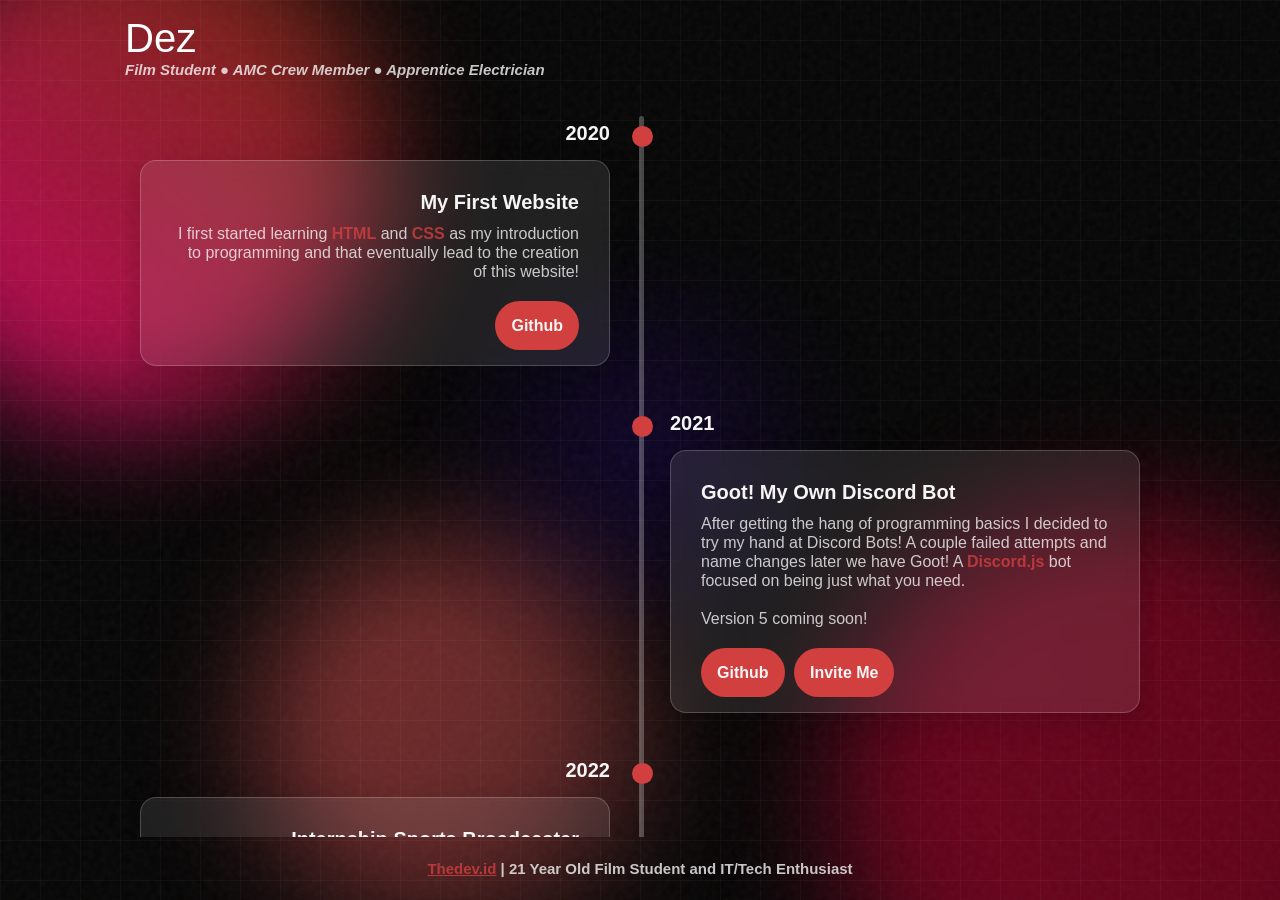
<file: index.html>
<!DOCTYPE html>
<html lang="en">

<head>
    <meta charset="UTF-8">
    <meta name="viewport" content="width=device-width, initial-scale=1.0">
    <title>Hi, I'am Dez!</title>
    <link rel="stylesheet" href="main.css">
    <meta property="og:site_name" content="Goose.thedev.id">
    <meta name="theme-color" content="#d13f3f">
    <meta property="og:title" content="Hi, I'm Dez!" />
</head>

<body>
    <div class="main-content">
        <header>
            <h1>Dez</h1>
            <p>Film Student ● AMC Crew Member ● Apprentice Electrician</p>
        </header>
        <main>
            <div class="timeline-section">
                <div class="timeline-items">
                    <div class="timeline-item">
                        <div class="timeline-dot"></div>
                        <div class="timeline-date">2020</div>
                        <div class="timeline-content">
                            <h3>My First Website</h3>
                            <p>I first started learning <span>HTML</span> and <span>CSS</span> as my introduction to programming and that eventually lead to the creation of this website!</p>
                            <br>
                            <br>
                            <a href="https://github.com/scalgoon/scalgoon.github.io">Github</a>
                        </div>
                    </div>
                    <div class="timeline-item">
                        <div class="timeline-dot"></div>
                        <div class="timeline-date">2021</div>
                        <div class="timeline-content">
                            <h3>Goot! My Own Discord Bot</h3>
                            <p>After getting the hang of programming basics I decided to try my hand at Discord Bots! A couple failed attempts and name changes later we have Goot! A <span>Discord.js</span> bot focused on being just what you need.<br><br>Version 5 coming soon!</p>
                            <br>
                            <br>
                            <a href="https://github.com/scalgoon/Goot">Github</a>
                            <a href="https://github.com/scalgoon/Goot" style="margin-left: 5px;">Invite Me</a>
                        </div>
                    </div>
                    <div class="timeline-item">
                        <div class="timeline-dot"></div>
                        <div class="timeline-date">2022</div>
                        <div class="timeline-content">
                            <h3>Internship Sports Broadcaster</h3>
                            <p>I was an Intern Camera Operator filming high-school football for Woodforest Bank Stadium.</p>
                        </div>
                    </div>
                    <div class="timeline-item">
                        <div class="timeline-dot"></div>
                        <div class="timeline-date">2022</div>
                        <div class="timeline-content">
                            <h3>Videodeck</h3>
                            <p>An outdated NodeJS/Bash video import system I created for my school's A/V media server!</p>
                            <br>
                            <br>
                            <a href="https://github.com/scalgoon/videodeck">Github</a>
                        </div>
                    </div>
                    <div class="timeline-item">
                        <div class="timeline-dot"></div>
                        <div class="timeline-date">2022</div>
                        <div class="timeline-content">
                            <h3>Dozdezdaz</h3>
                            <p>A restart of my Youtube journey filming gaming videos and guitar covers!</p>
                            <br>
                            <br>
                            <a href="https://www.youtube.com/@dozdezdaz">My Channel</a>
                        </div>
                    </div>
                    <div class="timeline-item">
                        <div class="timeline-dot"></div>
                        <div class="timeline-date">2023 - 2024</div>
                        <div class="timeline-content">
                            <h3>Adobe Certifications</h3>
                            <p>I became certified in Adobe's <span>Premiere Pro</span> and <span>After Effects</span> suite of software during my time as the main editor for my school's news program!<br><br>Later earning my Adobe Video Design Professional certificate.</p>
                        </div>
                    </div>
                    <div class="timeline-item">
                        <div class="timeline-dot"></div>
                        <div class="timeline-date">2024</div>
                        <div class="timeline-content">
                            <h3>Podcast Audio Engineer</h3>
                            <p>Because of my experience designing and wiring up my schools A/V Production Studio I was picked to be the <span>Audio Engineer</span> for my school's Superintendent's news podcast!</p>
                        </div>
                    </div>
                    <div class="timeline-item">
                        <div class="timeline-dot"></div>
                        <div class="timeline-date">2024</div>
                        <div class="timeline-content">
                            <h3>Graduating High-School!</h3>
                            <p>I graduated my high-school with a 3.6 GPA and the experience of being the <span>Main Editor</span> and <span>Project Manager</span> for 2 High-School News Programs!<br><br>I was the <span>Camera Operator</span>, <span>Director</span>, and <span>Replay Tech</span> for my school's football stadium and later earned an Excellence Award in Audio/Video Production.</p>
                        </div>
                    </div>
                    <div class="timeline-item">
                        <div class="timeline-dot"></div>
                        <div class="timeline-date">2024</div>
                        <div class="timeline-content">
                            <h3>AMC Theater's Crew Member</h3>
                            <p>After graduating high-school I landed my first job in AMC as an Usher and Concession crew member!</p>
                        </div>
                    </div>
                    <div class="timeline-item">
                        <div class="timeline-dot"></div>
                        <div class="timeline-date">2025</div>
                        <div class="timeline-content">
                            <h3>College - Electrical Advanced Certificate</h3>
                            <p>During months of trial and error I settled on a new path in my life studying to be an Commerical and Industrial Electrician.<br><br>I am now an <span>Electrician Apprentice</span> for my college!</p>
                        </div>
                    </div>
                </div>
            </div>
        </main>
        <footer><a href="https://thedev.id/">Thedev.id</a> | 21 Year Old Film Student and IT/Tech Enthusiast</footer>
    </div>

    <div class="gradient-background">
        <div class="gradient-sphere sphere-1"></div>
        <div class="gradient-sphere sphere-2"></div>
        <div class="gradient-sphere sphere-3"></div>
        <div class="glow"></div>
        <div class="grid-overlay"></div>
        <div class="noise-overlay"></div>
    </div>

    <script src="./js/main.js"></script>
</body>

</html>
</file>
<file: main.css>
* {
           margin: 0;
           padding: 0;
           box-sizing: border-box;
           font-family: 'Inter', 'Helvetica Neue', sans-serif;

           --bg-color: #d13f3f;
           --bg-color-hover: #a42828;
       }

       body {
           min-height: 100vh;
           height: 100vh;
           display: flex;
           background-color: #050505;
           overflow: hidden;
           align-items: center;
           justify-content: center;
       }

       /* main content */

       header {
           height: 5rem;
           padding: 1rem;
       }

       header h1 {
           font-size: 40px;
           font-weight: lighter;
           color: white;
       }

       header p {
           font-size: 15px;
           font-style: italic;
           color: whitesmoke;
           font-weight: bolder;
           opacity: 0.8;
       }

       main {
           flex: 1;
           padding: 1rem;
           height: 85vh;
           margin-top: 10px;
       }

       .timeline-section {
           height: 99%;
           overflow-y: scroll;
           padding: 10px 15px;
           -ms-overflow-style: none;
           scrollbar-width: none;
           z-index: 10;
       }

       .timeline-items {
           max-width: 1000px;
           margin: auto;
           display: flex;
           flex-wrap: wrap;
           position: relative;
       }

       .timeline-items::before {
           content: '';
           position: absolute;
           width: 5px;
           height: 100%;
           background-color: rgba(255, 255, 255, 0.253);
           left: calc(50% - 1px);
           border-radius: 10px;
       }

       .timeline-item {
           margin-bottom: 40px;
           width: 100%;
           position: relative;
       }

       .timeline-item:last-child {
           margin-bottom: 0;
       }

       .timeline-item:nth-child(odd) {
           padding-right: calc(50% + 30px);
           text-align: right;
       }

       .timeline-item:nth-child(even) {
           padding-left: calc(50% + 30px);
       }

       .timeline-dot {
           height: 21px;
           width: 21px;
           background-color: var(--bg-color);
           position: absolute;
           left: calc(50% - 8px);
           border-radius: 50%;
           top: 10px;
       }

       .timeline-date {
           font-size: 20px;
           font-weight: 800;
           color: whitesmoke;
           margin: 6px 0 15px;
       }

       .timeline-content {
           background: rgba(255, 255, 255, 0.096);
           backdrop-filter: blur(10px);
           -webkit-backdrop-filter: blur(10px);
           border: 1px solid rgba(255, 255, 255, 0.2);
           box-shadow: 0 8px 32px 0 rgba(0, 0, 0, 0.15);
           border-radius: 1rem;
           padding: 30px;
           transition: 0.3s ease;
       }

       .timeline-content:hover {
           transform: scale(1.05);
       }

       .timeline-content h3 {
           font-size: 20px;
           color: whitesmoke;
           margin: 0 0 10px;
           font-weight: bolder;
       }

       .timeline-content p {
           color: whitesmoke;
           opacity: 0.8;
           font-size: 16px;
           font-weight: 400;
           line-height: 19px;
       }

       .timeline-content span {
           color: var(--bg-color);
           font-weight: bold;
       }

       .timeline-content a {
           text-decoration: none;
           background-color: var(--bg-color);
           padding: 1rem;
           color: whitesmoke;
           border-radius: 2rem;
           font-weight: bolder;
           transition: .5s ease;
       }

       .timeline-content a:hover {
           background-color: var(--bg-color-hover);
       }

       footer {
           height: 2.5rem;
           text-align: center;
           color: whitesmoke;
           opacity: 0.8;
           font-weight: bolder;
           font-size: 15px;
       }

       footer a {
           color: var(--bg-color);
           opacity: 100;
       }

       /* background */

       .gradient-background {
           position: absolute;
           top: 0;
           left: 0;
           width: 100%;
           height: 100%;
           z-index: 1;
           overflow: hidden;
       }

       .gradient-sphere {
           position: absolute;
           border-radius: 50%;
           filter: blur(60px);
       }

       .sphere-1 {
           width: 40vw;
           height: 40vw;
           background: linear-gradient(40deg, rgba(255, 0, 128, 0.8), rgba(255, 102, 0, 0.4));
           top: -10%;
           left: -10%;
           animation: float-1 15s ease-in-out infinite alternate;
       }

       .sphere-2 {
           width: 45vw;
           height: 45vw;
           background: linear-gradient(240deg, rgba(119, 2, 27, 0.8), rgba(255, 0, 64, 0.4));
           bottom: -20%;
           right: -10%;
           animation: float-2 18s ease-in-out infinite alternate;
       }

       .sphere-3 {
           width: 30vw;
           height: 30vw;
           background: linear-gradient(120deg, rgba(255, 89, 89, 0.5), rgba(249, 98, 98, 0.3));
           top: 60%;
           left: 20%;
           animation: float-3 20s ease-in-out infinite alternate;
       }

       .noise-overlay {
           position: absolute;
           top: 0;
           left: 0;
           width: 100%;
           height: 100%;
           opacity: 0.05;
           z-index: 5;
           background-image: url("data:image/svg+xml,%3Csvg viewBox='0 0 200 200' xmlns='http://www.w3.org/2000/svg'%3E%3Cfilter id='noiseFilter'%3E%3CfeTurbulence type='fractalNoise' baseFrequency='0.65' numOctaves='3' stitchTiles='stitch'/%3E%3C/filter%3E%3Crect width='100%25' height='100%25' filter='url(%23noiseFilter)'/%3E%3C/svg%3E");
       }

       .grid-overlay {
           position: absolute;
           top: 0;
           left: 0;
           width: 100%;
           height: 100%;
           background-size: 40px 40px;
           background-image:
               linear-gradient(to right, rgba(255, 255, 255, 0.03) 1px, transparent 1px),
               linear-gradient(to bottom, rgba(255, 255, 255, 0.03) 1px, transparent 1px);
           z-index: 2;
       }

       .glow {
           position: absolute;
           width: 40vw;
           height: 40vh;
           background: radial-gradient(circle, rgba(72, 0, 255, 0.15), transparent 70%);
           top: 50%;
           left: 50%;
           transform: translate(-50%, -50%);
           z-index: 2;
           animation: pulse 8s infinite alternate;
           filter: blur(30px);
       }

       .main-content {
           height: 100vh;
           display: flex;

           /* Direction of the items, can be row or column */
           flex-direction: column;
           z-index: 2;
       }

       @keyframes float-1 {
           0% {
               transform: translate(0, 0) scale(1);
           }

           100% {
               transform: translate(10%, 10%) scale(1.1);
           }
       }

       @keyframes float-2 {
           0% {
               transform: translate(0, 0) scale(1);
           }

           100% {
               transform: translate(-10%, -5%) scale(1.15);
           }
       }

       @keyframes float-3 {
           0% {
               transform: translate(0, 0) scale(1);
               opacity: 0.3;
           }

           100% {
               transform: translate(-5%, 10%) scale(1.05);
               opacity: 0.6;
           }
       }

       @keyframes pulse {
           0% {
               opacity: 0.3;
               transform: translate(-50%, -50%) scale(0.9);
           }

           100% {
               opacity: 0.7;
               transform: translate(-50%, -50%) scale(1.1);
           }
       }

       @media(max-width: 767px) {

           main {
               margin-top: 20px;
               height: 80vh;
           }

           .timeline-section {
               padding: 10px 5px;
           }

           .timeline-items::before {
               left: 7px;
           }

           .timeline-item:nth-child(odd) {
               padding-right: 0;
               text-align: left;
           }

           .timeline-item:nth-child(odd),
           .timeline-item:nth-child(even) {
               padding-left: 37px;
           }

           .timeline-dot {
               left: 0;
           }
       }
</file>
